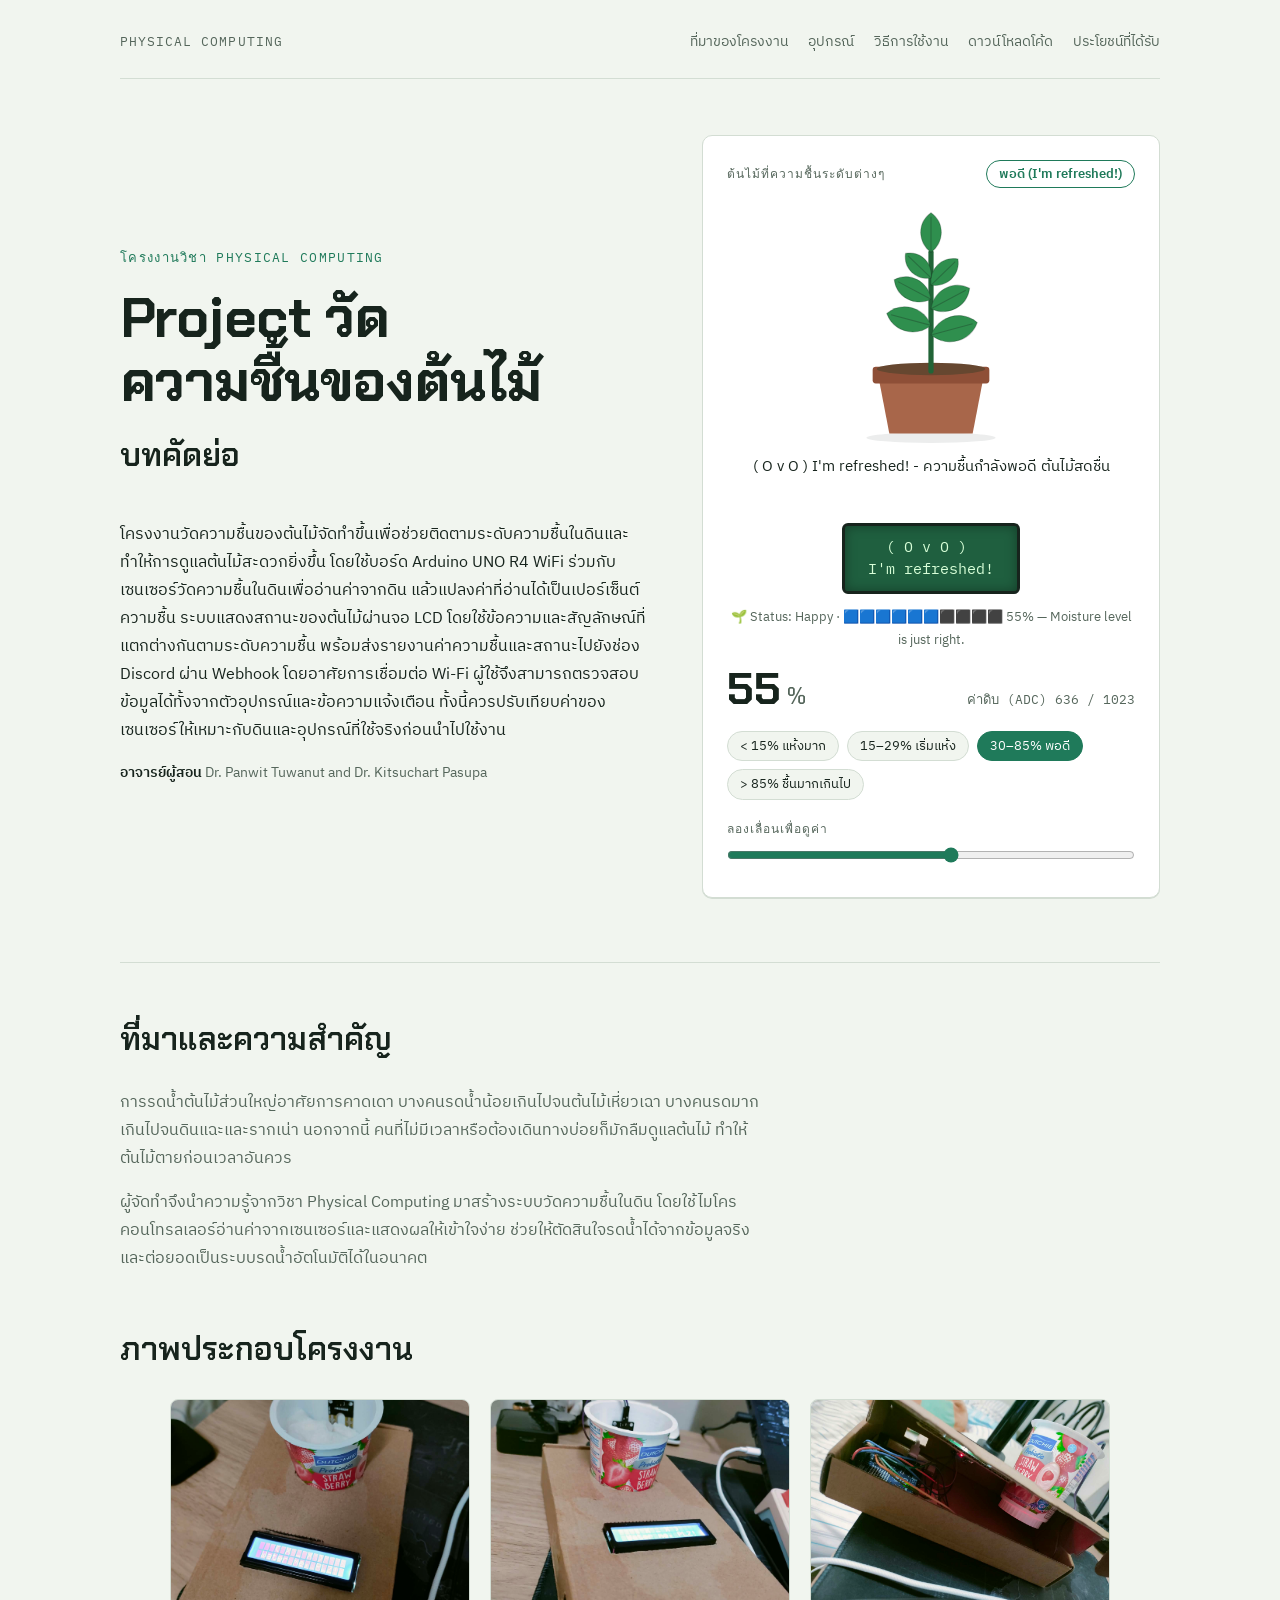
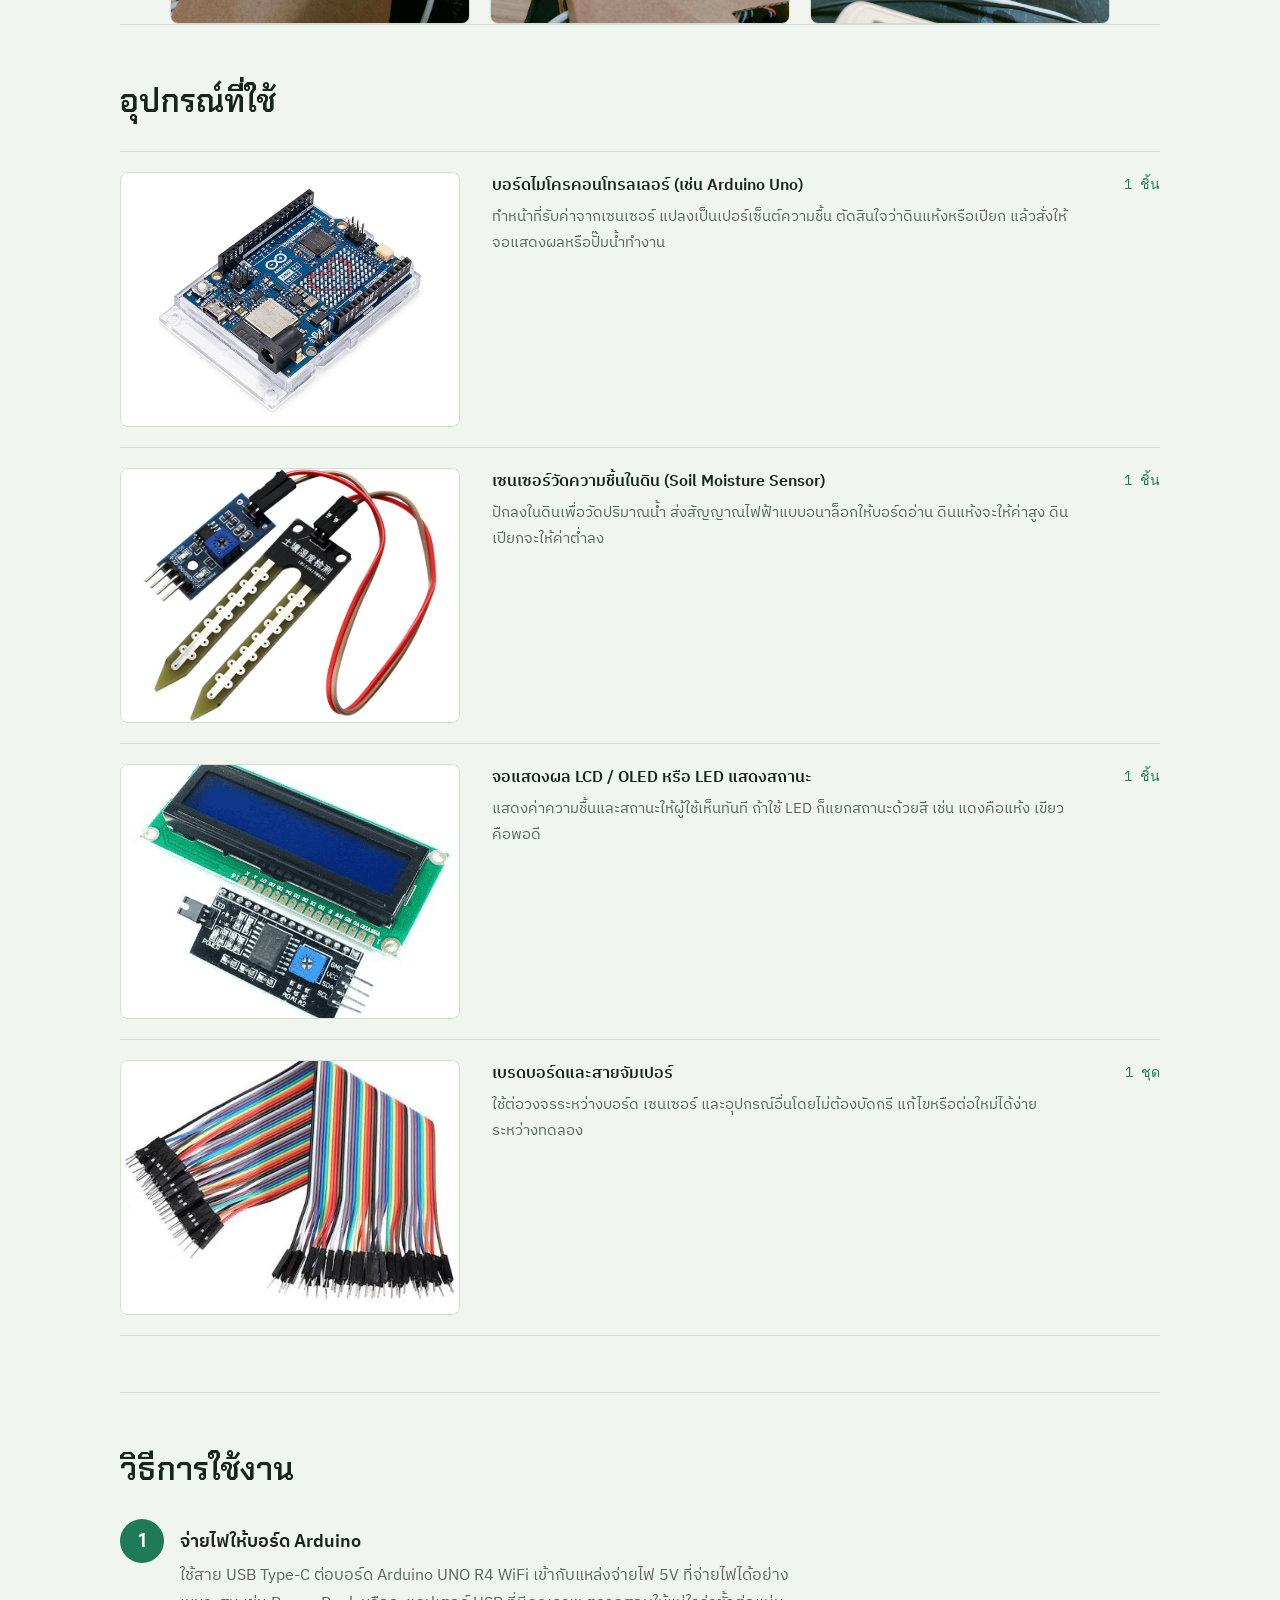
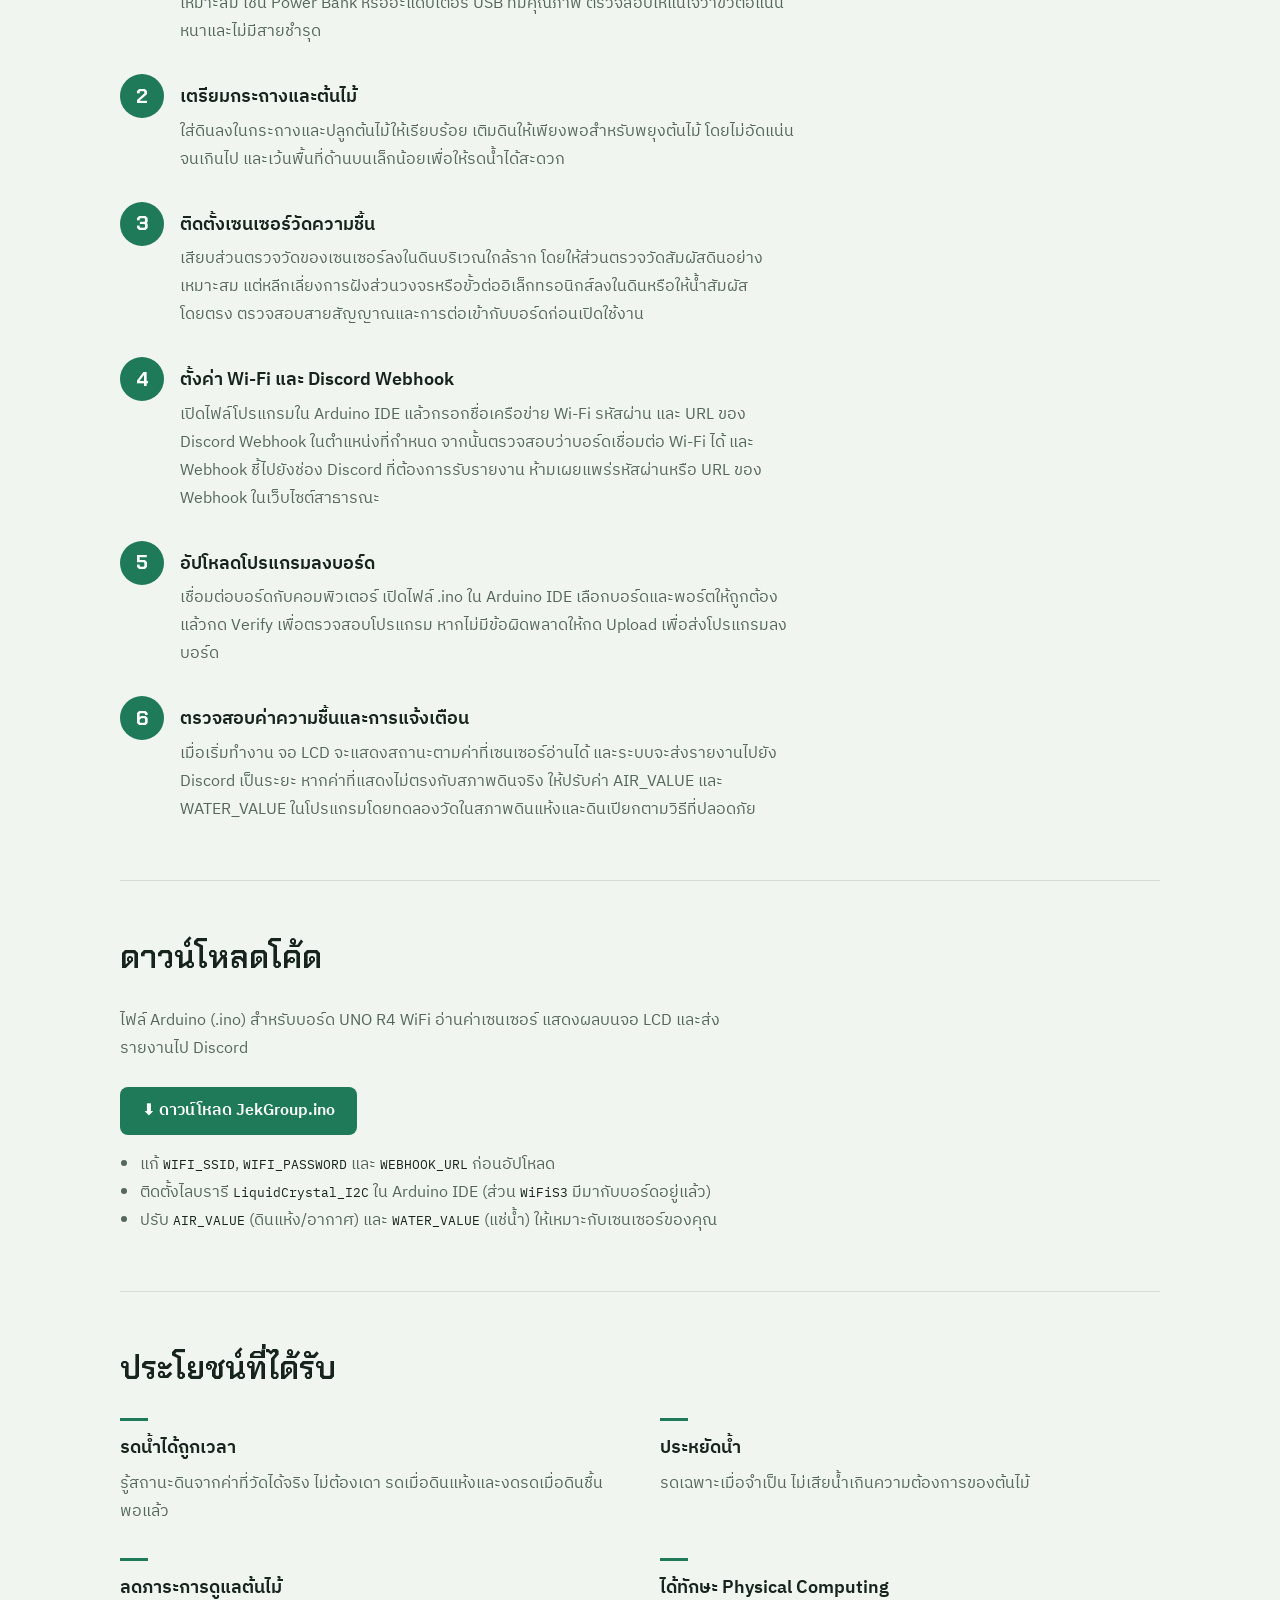
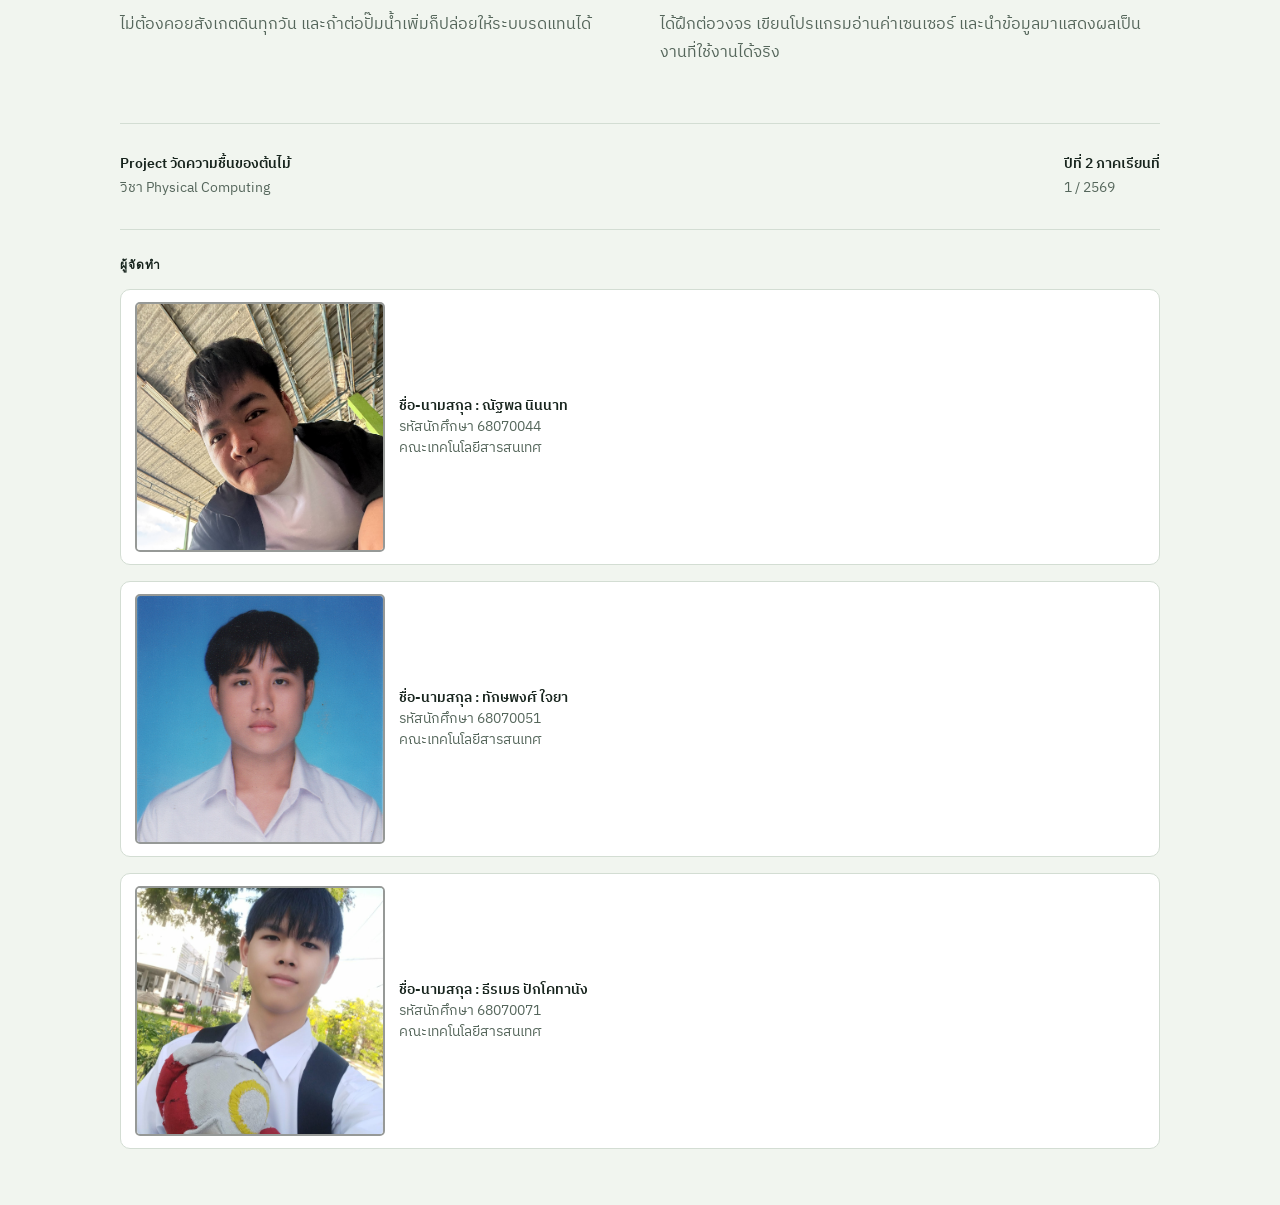
<file: index.html>
<!DOCTYPE html>
<html lang="th">
<head>
<meta charset="UTF-8">
<meta name="viewport" content="width=device-width, initial-scale=1">
<title>Project วัดความชื้นของต้นไม้</title>
<link rel="preconnect" href="https://fonts.googleapis.com">
<link rel="preconnect" href="https://fonts.gstatic.com" crossorigin>
<link rel="stylesheet" href="https://fonts.googleapis.com/css2?family=Chakra+Petch:wght@500;600;700&family=IBM+Plex+Sans+Thai:wght@400;500;600&family=IBM+Plex+Mono:wght@400;500&display=swap">
<link rel="stylesheet" href="stype.css">
</head>
<body>

<div class="wrap">
  <header class="topbar">
    <div class="brand">Physical Computing</div>
    <nav class="nav" aria-label="เมนูหลัก">
      <a href="#about">ที่มาของโครงงาน</a>
      <a href="#parts">อุปกรณ์</a>
      <a href="#howto">วิธีการใช้งาน</a>
      <a href="#code">ดาวน์โหลดโค้ด</a>
      <a href="#benefits">ประโยชน์ที่ได้รับ</a>
    </nav>
  </header>

  <main>
    <div class="hero">
      <div>
        <p class="eyebrow">โครงงานวิชา Physical Computing</p>
        <h1>Project วัดความชื้นของต้นไม้</h1>
        <h2 class="text">บทคัดย่อ</h2>
        <p>
โครงงานวัดความชื้นของต้นไม้จัดทำขึ้นเพื่อช่วยติดตามระดับความชื้นในดินและทำให้การดูแลต้นไม้สะดวกยิ่งขึ้น โดยใช้บอร์ด Arduino UNO R4 WiFi ร่วมกับเซนเซอร์วัดความชื้นในดินเพื่ออ่านค่าจากดิน แล้วแปลงค่าที่อ่านได้เป็นเปอร์เซ็นต์ความชื้น

ระบบแสดงสถานะของต้นไม้ผ่านจอ LCD โดยใช้ข้อความและสัญลักษณ์ที่แตกต่างกันตามระดับความชื้น พร้อมส่งรายงานค่าความชื้นและสถานะไปยังช่อง Discord ผ่าน Webhook โดยอาศัยการเชื่อมต่อ Wi-Fi ผู้ใช้จึงสามารถตรวจสอบข้อมูลได้ทั้งจากตัวอุปกรณ์และข้อความแจ้งเตือน ทั้งนี้ควรปรับเทียบค่าของเซนเซอร์ให้เหมาะกับดินและอุปกรณ์ที่ใช้จริงก่อนนำไปใช้งาน</p>
        <div class="maker">
          <ul class="meta">
            <li><b>อาจารย์ผู้สอน</b> Dr. Panwit Tuwanut and Dr. Kitsuchart Pasupa</li>
          </ul>
        </div>
      </div>

      <div class="gauge" id="gauge" data-state="stage2" aria-labelledby="gauge-title">
        <div class="gauge-head">
          <span class="gauge-label" id="gauge-title">ต้นไม้ที่ความชื้นระดับต่างๆ</span>
          <span class="pill" id="status">ความชื้นพอดี</span>
        </div>
        <svg class="plant-svg" viewBox="0 30 240 240" role="img" aria-label="ภาพต้นไม้ที่เปลี่ยนไปตามระดับความชื้นในดิน">
          <ellipse class="shadow" cx="120" cy="262" rx="62" ry="5"/>
          <path class="pot" d="M70 206L170 206L160 258L80 258Z"/>
          <rect class="pot-rim" x="64" y="194" width="112" height="16" rx="3"/>
          <ellipse id="soil" cx="120" cy="196" rx="52" ry="6"/>
          <path id="cracks" d="M96 195l7 3M128 194l-6 4M142 197l8 2M110 199l-4 3"/>
          <ellipse id="puddle" cx="120" cy="196" rx="34" ry="3.2"/>
          <g id="plant"></g>
        </svg>
        <p class="desc" id="desc" aria-live="polite"></p>

        <div class="lcd" aria-label="จำลองจอ LCD 16x2">
          <pre id="lcd0"></pre>
          <pre id="lcd1"></pre>
        </div>
        <p class="discord-line" id="discord"></p>

        <div class="readrow">
          <div class="reading"><output id="pct" for="slider">55</output><span>%</span></div>
          <p class="raw">ค่าดิบ (ADC) <span id="raw">0</span> / 1023</p>
        </div>
        <div class="stages">
          <button type="button" class="chip" data-v="8"  data-state="stage0" aria-pressed="false">&lt; 15% แห้งมาก</button>
          <button type="button" class="chip" data-v="22" data-state="stage1" aria-pressed="false">15–29% เริ่มแห้ง</button>
          <button type="button" class="chip" data-v="60" data-state="stage2" aria-pressed="false">30–85% พอดี</button>
          <button type="button" class="chip" data-v="92" data-state="stage3" aria-pressed="false">&gt; 85% ชื้นมากเกินไป</button>
        </div>
        <label for="slider" class="gauge-label" style="display:block;margin-bottom:6px">ลองเลื่อนเพื่อดูค่า</label>
        <input type="range" id="slider" min="0" max="100" value="55">
      </div>
    </div>

    <section id="about">
      <div class="sec-head">
        <h2 class="text">ที่มาและความสำคัญ</h2>
        <div class="sec-body">
          <p>การรดน้ำต้นไม้ส่วนใหญ่อาศัยการคาดเดา บางคนรดน้ำน้อยเกินไปจนต้นไม้เหี่ยวเฉา บางคนรดมากเกินไปจนดินแฉะและรากเน่า นอกจากนี้ คนที่ไม่มีเวลาหรือต้องเดินทางบ่อยก็มักลืมดูแลต้นไม้ ทำให้ต้นไม้ตายก่อนเวลาอันควร</p>
          <p>ผู้จัดทำจึงนำความรู้จากวิชา Physical Computing มาสร้างระบบวัดความชื้นในดิน โดยใช้ไมโครคอนโทรลเลอร์อ่านค่าจากเซนเซอร์และแสดงผลให้เข้าใจง่าย ช่วยให้ตัดสินใจรดน้ำได้จากข้อมูลจริง และต่อยอดเป็นระบบรดน้ำอัตโนมัติได้ในอนาคต</p>
        </div>
      </div>
    </section>

    <h2 class="text">ภาพประกอบโครงงาน</h2>
    <div class="gg">
      <div class="image_item">
        <img src="image/1.jpg" alt="ภาพประกอบโครงงาน 1">
      </div>
      <div class="image_item">
        <img src="image/2.jpg" alt="ภาพประกอบโครงงาน 2">
      </div>
      <div class="image_item">
        <img src="image/3.jpg" alt="ภาพประกอบโครงงาน 3">
      </div>
    </div>

    <section id="parts">
      <div>
        <h2 class="text">อุปกรณ์ที่ใช้</h2>
        <div class="sec-body">
          <ul class="parts">
            <li>
              <div class="image_item">
                <img src="image/arduino_r4.jpg" alt="บอร์ด Arduino UNO R4 WiFi">
              </div>
              <div>
                <span class="name">บอร์ดไมโครคอนโทรลเลอร์ (เช่น Arduino Uno)</span>
                <span class="qty">1 ชิ้น</span>
                <span class="desc">ทำหน้าที่รับค่าจากเซนเซอร์ แปลงเป็นเปอร์เซ็นต์ความชื้น ตัดสินใจว่าดินแห้งหรือเปียก แล้วสั่งให้จอแสดงผลหรือปั๊มน้ำทำงาน</span>
              </div>
            </li>
            <li>
              <div class="image_item">
                <img src="image/Soil%20Moisture%20Sensor.jpg" alt="เซนเซอร์วัดความชื้นในดิน">
              </div>
              <div>
                <span class="name">เซนเซอร์วัดความชื้นในดิน (Soil Moisture Sensor)</span>
                <span class="qty">1 ชิ้น</span>
                <span class="desc">ปักลงในดินเพื่อวัดปริมาณน้ำ ส่งสัญญาณไฟฟ้าแบบอนาล็อกให้บอร์ดอ่าน ดินแห้งจะให้ค่าสูง ดินเปียกจะให้ค่าต่ำลง</span>
              </div>
            </li>
            <li>
              <div class="image_item">
                <img src="image/16X2-I2C.png" alt="จอ LCD 16x2 แบบ I2C">
              </div>
              <div>
                <span class="name">จอแสดงผล LCD / OLED หรือ LED แสดงสถานะ</span>
                <span class="qty">1 ชิ้น</span>
                <span class="desc">แสดงค่าความชื้นและสถานะให้ผู้ใช้เห็นทันที ถ้าใช้ LED ก็แยกสถานะด้วยสี เช่น แดงคือแห้ง เขียวคือพอดี</span>
              </div>
            </li>
            <li>
              <div class="image_item">
                <img src="image/jumper%20line.jpg" alt="เบรดบอร์ดและสายจัมเปอร์">
              </div>
              <div>
                <span class="name">เบรดบอร์ดและสายจัมเปอร์</span>
                <span class="qty">1 ชุด</span>
                <span class="desc">ใช้ต่อวงจรระหว่างบอร์ด เซนเซอร์ และอุปกรณ์อื่นโดยไม่ต้องบัดกรี แก้ไขหรือต่อใหม่ได้ง่ายระหว่างทดลอง</span>
              </div>
            </li>
          </ul>
        </div>
      </div>
    </section>

    <section id="howto">
      <div>
        <h2 class="text">วิธีการใช้งาน</h2>
        <div class="sec-body">
          <ol class="steps">
            <li>
              <h3>จ่ายไฟให้บอร์ด Arduino</h3>
              <p>ใช้สาย USB Type-C ต่อบอร์ด Arduino UNO R4 WiFi เข้ากับแหล่งจ่ายไฟ 5V ที่จ่ายไฟได้อย่างเหมาะสม เช่น Power Bank หรืออะแดปเตอร์ USB ที่มีคุณภาพ ตรวจสอบให้แน่ใจว่าขั้วต่อแน่นหนาและไม่มีสายชำรุด</p>
            </li>
            <li>
              <h3>เตรียมกระถางและต้นไม้</h3>
              <p>ใส่ดินลงในกระถางและปลูกต้นไม้ให้เรียบร้อย เติมดินให้เพียงพอสำหรับพยุงต้นไม้ โดยไม่อัดแน่นจนเกินไป และเว้นพื้นที่ด้านบนเล็กน้อยเพื่อให้รดน้ำได้สะดวก</p>
            </li>
            <li>
              <h3>ติดตั้งเซนเซอร์วัดความชื้น</h3>
              <p>เสียบส่วนตรวจวัดของเซนเซอร์ลงในดินบริเวณใกล้ราก โดยให้ส่วนตรวจวัดสัมผัสดินอย่างเหมาะสม แต่หลีกเลี่ยงการฝังส่วนวงจรหรือขั้วต่ออิเล็กทรอนิกส์ลงในดินหรือให้น้ำสัมผัสโดยตรง ตรวจสอบสายสัญญาณและการต่อเข้ากับบอร์ดก่อนเปิดใช้งาน</p>
            </li>
            <li>
              <h3>ตั้งค่า Wi-Fi และ Discord Webhook</h3>
              <p>เปิดไฟล์โปรแกรมใน Arduino IDE แล้วกรอกชื่อเครือข่าย Wi-Fi รหัสผ่าน และ URL ของ Discord Webhook ในตำแหน่งที่กำหนด จากนั้นตรวจสอบว่าบอร์ดเชื่อมต่อ Wi-Fi ได้ และ Webhook ชี้ไปยังช่อง Discord ที่ต้องการรับรายงาน ห้ามเผยแพร่รหัสผ่านหรือ URL ของ Webhook ในเว็บไซต์สาธารณะ</p>
            </li>
            <li>
              <h3>อัปโหลดโปรแกรมลงบอร์ด</h3>
              <p>เชื่อมต่อบอร์ดกับคอมพิวเตอร์ เปิดไฟล์ .ino ใน Arduino IDE เลือกบอร์ดและพอร์ตให้ถูกต้อง แล้วกด Verify เพื่อตรวจสอบโปรแกรม หากไม่มีข้อผิดพลาดให้กด Upload เพื่อส่งโปรแกรมลงบอร์ด</p>
            </li>
            <li>
              <h3>ตรวจสอบค่าความชื้นและการแจ้งเตือน</h3>
              <p>เมื่อเริ่มทำงาน จอ LCD จะแสดงสถานะตามค่าที่เซนเซอร์อ่านได้ และระบบจะส่งรายงานไปยัง Discord เป็นระยะ หากค่าที่แสดงไม่ตรงกับสภาพดินจริง ให้ปรับค่า AIR_VALUE และ WATER_VALUE ในโปรแกรมโดยทดลองวัดในสภาพดินแห้งและดินเปียกตามวิธีที่ปลอดภัย</p>
            </li>
          </ol>
        </div>
      </div>
    </section>

    <section id="code">
      <h2 class="text">ดาวน์โหลดโค้ด</h2>
      <div class="sec-body">
        <p>ไฟล์ Arduino (.ino) สำหรับบอร์ด UNO R4 WiFi อ่านค่าเซนเซอร์ แสดงผลบนจอ LCD และส่งรายงานไป Discord</p>
        <a class="btn" href="download/JekGroup.ino" download="JekGroup.ino">⬇ ดาวน์โหลด JekGroup.ino</a>
        <ul class="code-notes">
          <li>แก้ <code>WIFI_SSID</code>, <code>WIFI_PASSWORD</code> และ <code>WEBHOOK_URL</code> ก่อนอัปโหลด</li>
          <li>ติดตั้งไลบรารี <code>LiquidCrystal_I2C</code> ใน Arduino IDE (ส่วน <code>WiFiS3</code> มีมากับบอร์ดอยู่แล้ว)</li>
          <li>ปรับ <code>AIR_VALUE</code> (ดินแห้ง/อากาศ) และ <code>WATER_VALUE</code> (แช่น้ำ) ให้เหมาะกับเซนเซอร์ของคุณ</li>
        </ul>
      </div>
    </section>

    <section id="benefits">
      <div class="sec-head">
        <h2 class="text">ประโยชน์ที่ได้รับ</h2>
        <div class="sec-body">
          <div class="benefits">
            <div>
              <h3>รดน้ำได้ถูกเวลา</h3>
              <p>รู้สถานะดินจากค่าที่วัดได้จริง ไม่ต้องเดา รดเมื่อดินแห้งและงดรดเมื่อดินชื้นพอแล้ว</p>
            </div>
            <div>
              <h3>ประหยัดน้ำ</h3>
              <p>รดเฉพาะเมื่อจำเป็น ไม่เสียน้ำเกินความต้องการของต้นไม้</p>
            </div>
            <div>
              <h3>ลดภาระการดูแลต้นไม้</h3>
              <p>ไม่ต้องคอยสังเกตดินทุกวัน และถ้าต่อปั๊มน้ำเพิ่มก็ปล่อยให้ระบบรดแทนได้</p>
            </div>
            <div>
              <h3>ได้ทักษะ Physical Computing</h3>
              <p>ได้ฝึกต่อวงจร เขียนโปรแกรมอ่านค่าเซนเซอร์ และนำข้อมูลมาแสดงผลเป็นงานที่ใช้งานได้จริง</p>
            </div>
          </div>
        </div>
      </div>
    </section>
  </main>

  <footer>
    <div class="footer_info">
      <p><b>Project วัดความชื้นของต้นไม้</b><br>วิชา Physical Computing</p>
      <p><b>ปีที่ 2 ภาคเรียนที่</b><br>1 / 2569</p>
    </div>

    <div class="team">
      <p class="team_title"><b>ผู้จัดทำ</b></p>
      <ul class="team_list">
        <li class="member">
          <div class="image-user">
            <img src="image/lam.jpg" alt="ณัฐพล นินนาท">
          </div>
          <p><b>ชื่อ-นามสกุล : ณัฐพล นินนาท</b><br>รหัสนักศึกษา 68070044<br>คณะเทคโนโลยีสารสนเทศ</p>
        </li>
        <li class="member">
          <div class="image-user">
            <img src="image/beam.jpg" alt="ทักษพงศ์ ใจยา">
          </div>
          <p><b>ชื่อ-นามสกุล : ทักษพงศ์ ใจยา</b><br>รหัสนักศึกษา 68070051<br>คณะเทคโนโลยีสารสนเทศ</p>
        </li>
        <li class="member">
          <div class="image-user">
            <img src="image/boy.jpg" alt="ธีรเมธ ปักโคทานัง">
          </div>
          <p><b>ชื่อ-นามสกุล : ธีรเมธ ปักโคทานัง</b><br>รหัสนักศึกษา 68070071<br>คณะเทคโนโลยีสารสนเทศ</p>
        </li>
      </ul>
    </div>
  </footer>
</div>
<script src="script.js"></script>
</body>
</html>
</file>
<file: stype.css>
:root {
  --bg: #F1F5EF;
  --surface: #FFFFFF;
  --fg: #17241D;
  --muted: #55665B;
  --line: #D3DDD3;
  --accent: #1F7A5A;
  --accent-ink: #FFFFFF;
  --dry: #B7791F;
  --ok: #1F7A5A;
  --wet: #2563A8;

  --font-display: "Chakra Petch", "IBM Plex Sans Thai", system-ui, sans-serif;
  --font-body: "IBM Plex Sans Thai", system-ui, -apple-system, "Segoe UI", sans-serif;
  --font-mono: "IBM Plex Mono", ui-monospace, "SFMono-Regular", Menlo, monospace;
}
@media (prefers-color-scheme: dark) {
  :root:not([data-theme="light"]) {
    --bg: #101814;
    --surface: #17221C;
    --fg: #E6EEE8;
    --muted: #9DB0A5;
    --line: #2A3A31;
    --accent: #5FD0A3;
    --accent-ink: #0B1A13;
    --dry: #E0A84A;
    --ok: #5FD0A3;
    --wet: #7FB0F2;
    color-scheme: dark;
  }
}
:root[data-theme="dark"] {
  --bg: #101814;
  --surface: #17221C;
  --fg: #E6EEE8;
  --muted: #9DB0A5;
  --line: #2A3A31;
  --accent: #5FD0A3;
  --accent-ink: #0B1A13;
  --dry: #E0A84A;
  --ok: #5FD0A3;
  --wet: #7FB0F2;
  color-scheme: dark;
}

/* สีของภาพต้นไม้ ดิน และกระถาง */
:root {
  --leaf-ok: #2F8F4E;
  --leaf-dry: #A7863F;
  --leaf-wet: #BDB04A;
  --soil-dry: #C9AB7C;
  --soil-ok: #6B4A32;
  --soil-wet: #37291F;
  --pot: #A8664A;
  --pot-rim: #8E4F37;
}
@media (prefers-color-scheme: dark) {
  :root:not([data-theme="light"]) {
    --leaf-ok: #49B96D;
    --leaf-dry: #C7A558;
    --leaf-wet: #D2C65C;
    --soil-dry: #B89A6B;
    --soil-ok: #7A573C;
    --soil-wet: #4B382B;
    --pot: #C07A5C;
    --pot-rim: #A4654A;
  }
}
:root[data-theme="dark"] {
  --leaf-ok: #49B96D;
  --leaf-dry: #C7A558;
  --leaf-wet: #D2C65C;
  --soil-dry: #B89A6B;
  --soil-ok: #7A573C;
  --soil-wet: #4B382B;
  --pot: #C07A5C;
  --pot-rim: #A4654A;
}

* { box-sizing: border-box; }
html { scroll-behavior: smooth; }
body {
  background: var(--bg);
  color: var(--fg);
  font-family: var(--font-body);
  font-size: 16px;
  line-height: 1.75;
  padding-block: 0 48px;
  padding-left: max(16px, env(safe-area-inset-left, 0px));
  padding-right: max(16px, env(safe-area-inset-right, 0px));
}
a { color: inherit; }
:focus-visible { outline: 2px solid var(--accent); outline-offset: 3px; border-radius: 2px; }

.wrap { max-width: 1040px; margin-inline: auto; }

/* top bar */
.topbar {
  display: flex; flex-wrap: wrap; align-items: center; justify-content: space-between;
  gap: 8px 24px; padding-block: 20px; border-bottom: 1px solid var(--line);
}
.brand { font-family: var(--font-mono); font-size: 13px; letter-spacing: .08em; text-transform: uppercase; color: var(--muted); }
.nav { display: flex; flex-wrap: wrap; gap: 4px 20px; font-size: 14px; }
.nav a { text-decoration: none; color: var(--muted); padding-block: 2px; border-bottom: 1px solid transparent; }
.nav a:hover { color: var(--fg); border-bottom-color: var(--accent); }

/* hero */
.hero { display: grid; grid-template-columns: minmax(0, 1.15fr) minmax(0, 1fr); gap: 40px 56px; align-items: center; padding-block: 56px 64px; }
.eyebrow { font-family: var(--font-mono); font-size: 13px; letter-spacing: .1em; text-transform: uppercase; color: var(--accent); margin: 0 0 16px; }
h1 { font-family: var(--font-display); font-weight: 700; font-size: clamp(34px, 6vw, 56px); line-height: 1.15; margin: 0 0 20px; text-wrap: balance; letter-spacing: -.01em; }
.lead { color: var(--muted); font-size: 17px; max-width: 52ch; margin: 0 0 28px; }
.meta { display: flex; flex-wrap: wrap; gap: 8px 28px; font-size: 14px; color: var(--muted); margin: 0; padding: 0; list-style: none; }
.meta b { color: var(--fg); font-weight: 600; }

/* sample gauge */
.gauge { background: var(--surface); border: 1px solid var(--line); border-radius: 10px; padding: 24px; box-shadow: 0 1px 0 var(--line); }
.gauge-head { display: flex; justify-content: space-between; align-items: baseline; gap: 12px; flex-wrap: wrap; }
.gauge-label { font-family: var(--font-mono); font-size: 12px; letter-spacing: .08em; text-transform: uppercase; color: var(--muted); }
.pill { display: inline-block; font-size: 13px; font-weight: 600; padding: 2px 12px; border-radius: 999px; color: var(--state); border: 1px solid var(--state); }
.gauge { --state: var(--ok); }
.gauge[data-state="stage0"] { --state: var(--dry); }
.gauge[data-state="stage1"] { --state: #D97706; }
.gauge[data-state="stage2"] { --state: var(--ok); }
.gauge[data-state="stage3"] { --state: var(--wet); }
.reading { display: flex; align-items: baseline; gap: 6px; margin: 0; font-family: var(--font-display); }
.reading output { font-size: 44px; font-weight: 700; line-height: 1; font-variant-numeric: tabular-nums; }
.reading span { font-size: 24px; color: var(--muted); }
.raw { font-family: var(--font-mono); font-size: 13px; color: var(--muted); margin: 0; font-variant-numeric: tabular-nums; }
.plant-svg { display: block; width: 100%; max-width: 250px; height: auto; margin: 8px auto 0; }
.plant-svg .shadow { fill: var(--fg); opacity: .08; }
.plant-svg .pot { fill: var(--pot); }
.plant-svg .pot-rim { fill: var(--pot-rim); }
.plant-svg #puddle { fill: var(--wet); opacity: 0; }
.plant-svg #cracks { fill: none; stroke: var(--soil-ok); stroke-width: 1.5; stroke-linecap: round; opacity: 0; }
.plant-svg .leaf { stroke: var(--fg); stroke-opacity: .25; stroke-width: 1; }
.plant-svg .rib { fill: none; stroke: var(--fg); stroke-opacity: .3; stroke-width: 1; }
.desc { min-height: 3.5em; text-align: center; margin: 8px 0 16px; font-size: 15px; }
.readrow { display: flex; align-items: baseline; justify-content: space-between; gap: 4px 16px; flex-wrap: wrap; margin: 0 0 14px; }
.stages { display: flex; flex-wrap: wrap; gap: 8px; margin: 0 0 18px; }
.chip { font: inherit; font-size: 13px; line-height: 1.4; padding: 5px 12px; border-radius: 999px; border: 1px solid var(--line); background: var(--bg); color: var(--fg); cursor: pointer; }
.chip:hover { border-color: var(--state); }
.chip[aria-pressed="true"] { background: var(--state); border-color: var(--state); color: var(--accent-ink); }
input[type="range"] { width: 100%; accent-color: var(--accent); margin: 0; }
.note { font-size: 12px; color: var(--muted); margin: 12px 0 0; }

/* จำลองจอ LCD 16x2 และข้อความ Discord */
.lcd { background: #1f5f3f; color: #d8ffd8; border: 3px solid #17241D; border-radius: 6px; padding: 10px 14px; width: max-content; max-width: 100%; margin: 0 auto 12px; box-shadow: inset 0 0 12px rgba(0,0,0,.35); }
.lcd pre { margin: 0; font-family: var(--font-mono); font-size: 15px; line-height: 1.5; white-space: pre; overflow-x: auto; }
.discord-line { font-size: 13px; color: var(--muted); text-align: center; margin: 0 0 16px; word-break: break-word; }

/* รูปผู้จัดทำ */
.maker { display: flex; flex-wrap: wrap; align-items: center; gap: 16px 20px; }
.maker_photo { width: 96px; aspect-ratio: 1; flex: none; border-radius: 50%; overflow: hidden; background: var(--surface); border: 1px solid var(--line); }
.maker_photo img { display: block; width: 100%; height: 100%; object-fit: cover; }
.maker .meta { flex: 1 1 200px; flex-direction: column; gap: 4px; min-width: 0; }

/* sections */
section { padding-block: 56px; border-top: 1px solid var(--line); scroll-margin-top: 8px; }
h2 { font-family: var(--font-display); font-weight: 600; font-size: clamp(24px, 3.4vw, 32px); line-height: 1.25; margin: 0; text-wrap: balance; }
.sec-body { min-width: 0; }
.sec-body > p { margin: 0 0 16px; max-width: 65ch; color: var(--muted); }
.sec-body > p:last-child { margin-bottom: 0; }

/* แถวรูปภาพประกอบ เรียงซ้ายไปขวา */
.gg {
  display: flex;
  flex-direction: row;
  justify-content: center;
  align-items: center;
  gap: 20px;
  flex-wrap: wrap;
}
.gg .image_item { flex: 1 1 0; max-width: 300px; }

.text { padding-bottom: 30px; }

/* equipment */
.parts { list-style: none; margin: 0; padding: 0; }
.parts li { display: grid; grid-template-columns: 340px minmax(0, 1fr); gap: 32px; align-items: start; padding-block: 20px; border-bottom: 1px solid var(--line); }
.parts li:first-child { border-top: 1px solid var(--line); }
.parts li > div:not(.image_item) { display: grid; grid-template-columns: minmax(0, 1fr) auto; gap: 4px 24px; min-width: 0; }
.parts .name { grid-column: 1; font-weight: 600; }
.parts .qty { grid-column: 2; font-family: var(--font-mono); font-size: 14px; color: var(--accent); font-variant-numeric: tabular-nums; text-align: right; }
.parts .desc { grid-column: 1 / -1; min-height: 0; margin: 0; text-align: left; color: var(--muted); font-size: 15px; max-width: 65ch; }

/* กรอบใส่รูป (สัดส่วน 4:3 รูปจะถูกครอบให้พอดีกรอบ) */
.image_item { aspect-ratio: 4 / 3; background: var(--surface); border: 1px solid var(--line); border-radius: 8px; overflow: hidden; }
.image_item img { display: block; width: 100%; height: 100%; object-fit: cover; }

/* steps (a real sequence, so numbered) */
.steps { list-style: none; counter-reset: step; margin: 0; padding: 0; display: grid; gap: 28px; }
.steps li { counter-increment: step; display: grid; grid-template-columns: 44px minmax(0, 1fr); gap: 0 16px; }
.steps li::before {
  content: counter(step);
  grid-row: 1 / span 2;
  width: 44px; height: 44px; display: grid; place-items: center;
  font-family: var(--font-display); font-weight: 700; font-size: 20px;
  background: var(--accent); color: var(--accent-ink); border-radius: 50%;
}
.steps h3 { font-size: 18px; font-weight: 600; margin: 8px 0 4px; }
.steps p { margin: 0; color: var(--muted); max-width: 62ch; }

/* ดาวน์โหลดโค้ด */
.btn { display: inline-block; background: var(--accent); color: var(--accent-ink); padding: 10px 22px; border-radius: 8px; font-weight: 600; text-decoration: none; margin: 8px 0 16px; }
.btn:hover { filter: brightness(1.1); }
.code-notes { color: var(--muted); padding-left: 20px; margin: 0; }
.code-notes code { font-family: var(--font-mono); font-size: 13px; color: var(--fg); }

/* benefits */
.benefits { display: grid; grid-template-columns: repeat(2, minmax(0, 1fr)); gap: 32px 40px; }
.benefits h3 { font-size: 18px; font-weight: 600; margin: 0 0 6px; color: var(--fg); }
.benefits h3::before { content: ""; display: block; width: 28px; height: 3px; background: var(--accent); margin-bottom: 12px; }
.benefits p { margin: 0; color: var(--muted); }

.image-user img {
  display: block;
  width: 250px;
  height: 250px;
  object-fit: cover;
  object-position: center;
  border: 2px solid #10181470;
  border-radius: 5px;
}

/* footer */
footer { border-top: 1px solid var(--line); padding-top: 28px; display: grid; gap: 28px; font-size: 14px; color: var(--muted); }
footer b { color: var(--fg); font-weight: 600; }
footer p { margin: 0; }
.footer_info { display: flex; flex-wrap: wrap; justify-content: space-between; gap: 12px 40px; }
.team { display: grid; gap: 14px; padding-top: 24px; border-top: 1px solid var(--line); }
.team_title { font-family: var(--font-mono); font-size: 12px; letter-spacing: .08em; text-transform: uppercase; }
.team_list { list-style: none; margin: 0; padding: 0; display: flex; flex-direction: column; gap: 16px; }
.member { display: flex; align-items: center; gap: 14px; min-width: 0; padding: 12px 14px; background: var(--surface); border: 1px solid var(--line); border-radius: 10px; }
.member .maker_photo { width: 60px; }
.member p { min-width: 0; line-height: 1.5; }

@media (max-width: 820px) {
  .hero { grid-template-columns: minmax(0, 1fr); padding-block: 40px 48px; }
  .sec-head { grid-template-columns: minmax(0, 1fr); gap: 20px; }
  section { padding-block: 40px; }
  .parts li { grid-template-columns: 240px minmax(0, 1fr); gap: 20px; }
}
@media (max-width: 560px) {
  .parts li { grid-template-columns: minmax(0, 1fr); gap: 14px; }
  .parts li > div:not(.image_item) { grid-template-columns: minmax(0, 1fr); }
  .parts .qty { grid-column: 1; text-align: left; }
  .benefits { grid-template-columns: minmax(0, 1fr); }
  .reading output { font-size: 38px; }
  .lcd pre { font-size: 13px; }
}
@media (prefers-reduced-motion: reduce) {
  html { scroll-behavior: auto; }
  .fill { transition: none; }
}
</file>
